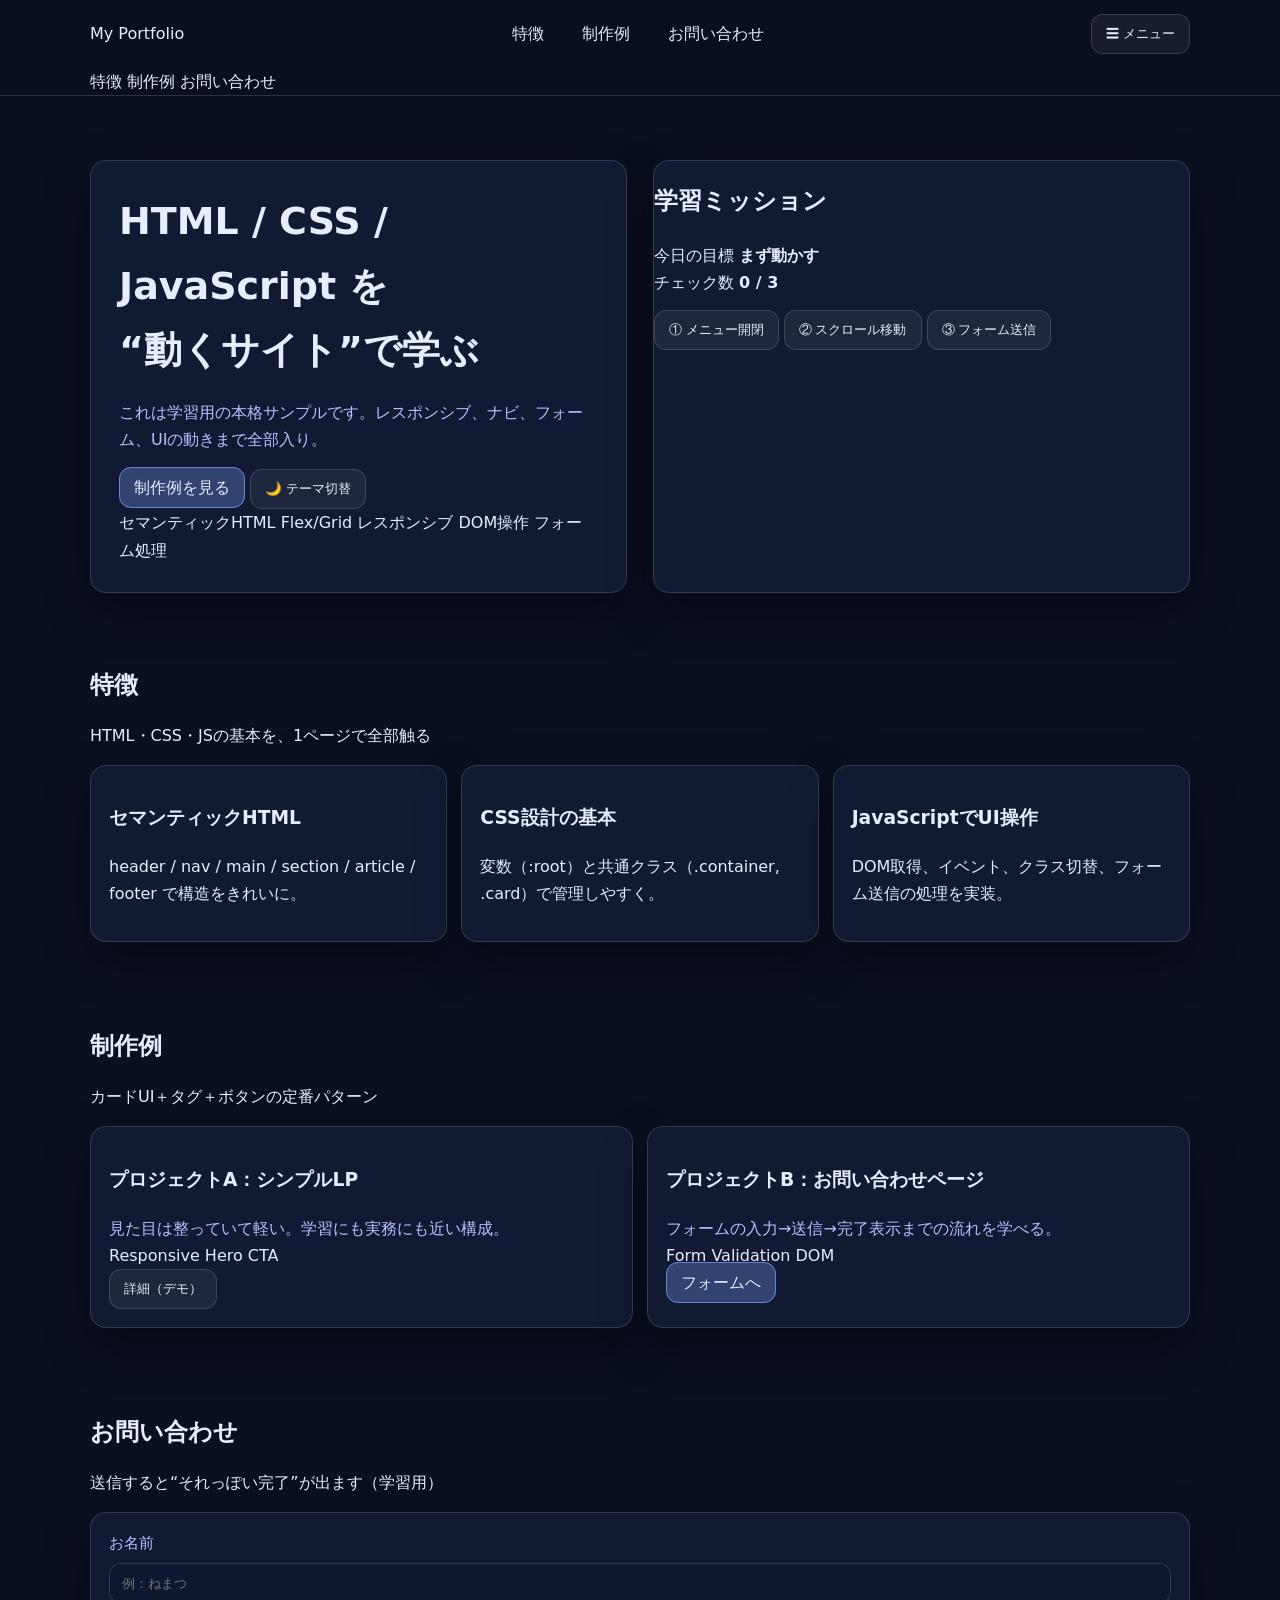
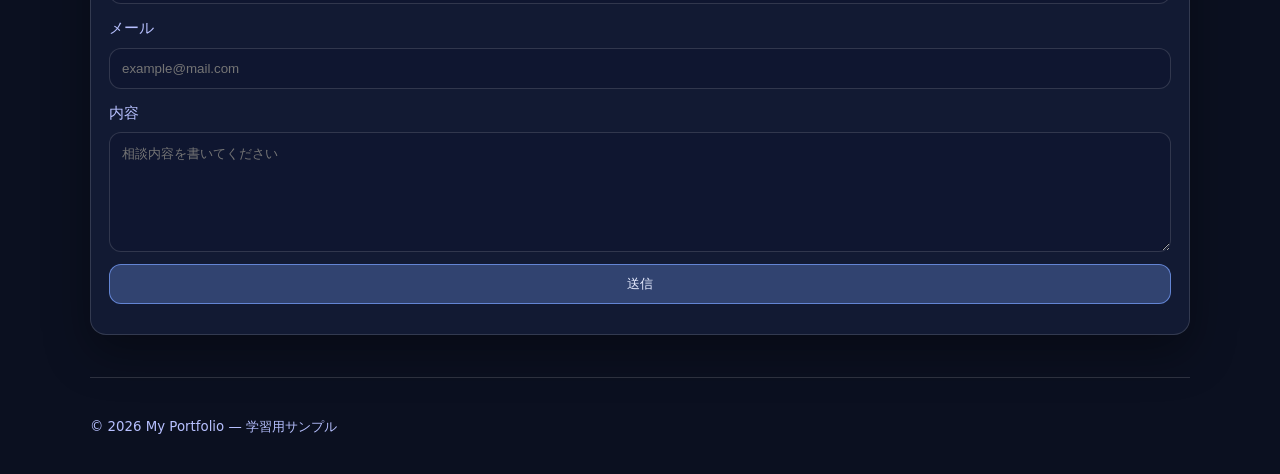
<file: index.html>
<!doctype html>
<html lang="ja">
<head>
  <meta charset="utf-8" />
  <meta name="viewport" content="width=device-width, initial-scale=1" />
  <title>My Portfolio</title>
  <meta name="description" content="HTML/CSS/JSの基礎が学べる本格1ページサイトのサンプル" />
  <link rel="stylesheet" href="style.css">
</head>
  
<body>
  <header>
    <div class="container">
      <div class="nav">
        <a class="brand" href="#top" aria-label="ホームに戻る">
          <span class="logo" aria-hidden="true"></span>
          <span>My Portfolio</span>
        </a>

        <nav aria-label="サイト内ナビゲーション">
          <ul>
            <li><a class="navlink" href="#features">特徴</a></li>
            <li><a class="navlink" href="#projects">制作例</a></li>
            <li><a class="navlink" href="#contact">お問い合わせ</a></li>
          </ul>
        </nav>

        <button class="btn hamburger" id="menuBtn" aria-expanded="false" aria-controls="mobileMenu">
          ☰
          <span class="sr-only">メニュー</span>
        </button>
      </div>

      <div class="mobile" id="mobileMenu">
        <a href="#features">特徴</a>
        <a href="#projects">制作例</a>
        <a href="#contact">お問い合わせ</a>
      </div>
    </div>
  </header>

  <main id="top" class="container">
    <section class="hero">
      <div class="hero-grid">
        <div class="card hero-card">
          <h1>HTML / CSS / JavaScript を<br/>“動くサイト”で学ぶ</h1>
          <p class="lead">
            これは学習用の本格サンプルです。レスポンシブ、ナビ、フォーム、UIの動きまで全部入り。
          </p>

          <div class="hero-actions">
            <a class="btn btn-primary" href="#projects">制作例を見る</a>
            <button class="btn" id="themeBtn" type="button">🌙 テーマ切替</button>
          </div>

          <div class="pillrow" aria-label="このページで学べる要素">
            <span class="pill">セマンティックHTML</span>
            <span class="pill">Flex/Grid</span>
            <span class="pill">レスポンシブ</span>
            <span class="pill">DOM操作</span>
            <span class="pill">フォーム処理</span>
          </div>
        </div>

        <aside class="card side" aria-label="進捗パネル">
          <h2>学習ミッション</h2>

          <div class="stat">
            <span>今日の目標</span>
            <b id="goalText">まず動かす</b>
          </div>

          <div class="stat">
            <span>チェック数</span>
            <b><span id="doneCount">0</span> / 3</b>
          </div>

          <div class="progress" aria-label="進捗バー">
            <div id="bar"></div>
          </div>

          <div class="pillrow" style="margin-top:14px;">
            <button class="btn" id="check1" type="button">① メニュー開閉</button>
            <button class="btn" id="check2" type="button">② スクロール移動</button>
            <button class="btn" id="check3" type="button">③ フォーム送信</button>
          </div>
        </aside>
      </div>
    </section>

    <section id="features">
      <div class="section-title">
        <h2>特徴</h2>
        <p>HTML・CSS・JSの基本を、1ページで全部触る</p>
      </div>

      <div class="grid3">
        <article class="card feature">
          <h3>セマンティックHTML</h3>
          <p>header / nav / main / section / article / footer で構造をきれいに。</p>
        </article>

        <article class="card feature">
          <h3>CSS設計の基本</h3>
          <p>変数（:root）と共通クラス（.container, .card）で管理しやすく。</p>
        </article>

        <article class="card feature">
          <h3>JavaScriptでUI操作</h3>
          <p>DOM取得、イベント、クラス切替、フォーム送信の処理を実装。</p>
        </article>
      </div>
    </section>

    <section id="projects">
      <div class="section-title">
        <h2>制作例</h2>
        <p>カードUI＋タグ＋ボタンの定番パターン</p>
      </div>

      <div class="projects">
        <article class="card project">
          <h3>プロジェクトA：シンプルLP</h3>
          <p class="lead" style="margin:0;color:var(--muted);font-size:1rem;">
            見た目は整っていて軽い。学習にも実務にも近い構成。
          </p>
          <div class="tagrow">
            <span class="tag">Responsive</span>
            <span class="tag">Hero</span>
            <span class="tag">CTA</span>
          </div>
          <button class="btn" type="button" data-toast="プロジェクトAを開く（仮）">詳細（デモ）</button>
        </article>

        <article class="card project">
          <h3>プロジェクトB：お問い合わせページ</h3>
          <p class="lead" style="margin:0;color:var(--muted);font-size:1rem;">
            フォームの入力→送信→完了表示までの流れを学べる。
          </p>
          <div class="tagrow">
            <span class="tag">Form</span>
            <span class="tag">Validation</span>
            <span class="tag">DOM</span>
          </div>
          <a class="btn btn-primary" href="#contact">フォームへ</a>
        </article>
      </div>
    </section>

    <section id="contact">
      <div class="section-title">
        <h2>お問い合わせ</h2>
        <p>送信すると“それっぽい完了”が出ます（学習用）</p>
      </div>

      <div class="card" style="padding:18px;">
        <form id="contactForm" novalidate>
          <label>
            お名前
            <input id="name" name="name" type="text" placeholder="例：ねまつ" autocomplete="name" required />
          </label>

          <label>
            メール
            <input id="email" name="email" type="email" placeholder="example@mail.com" autocomplete="email" required />
          </label>

          <label>
            内容
            <textarea id="message" name="message" placeholder="相談内容を書いてください" required></textarea>
          </label>

          <button class="btn btn-primary" type="submit">送信</button>
          <p id="formHint" style="margin:0;color:var(--muted);font-size:.95rem;"></p>
        </form>
      </div>
    </section>

    <footer>
      <div class="container">
        <small>© <span id="year"></span> My Portfolio — 学習用サンプル</small>
      </div>
    </footer>
  </main>

  <div class="toast" id="toast" role="status" aria-live="polite"></div>

  <script>
    // ===== 1) 便利関数（短く書くため）=====
    const $ = (selector) => document.querySelector(selector);

    // ===== 2) 年号を自動で入れる =====
    $("#year").textContent = new Date().getFullYear();

    // ===== 3) モバイルメニュー開閉 =====
    const menuBtn = $("#menuBtn");
    const mobileMenu = $("#mobileMenu");

    menuBtn.addEventListener("click", () => {
      const isOpen = mobileMenu.classList.toggle("open");
      menuBtn.setAttribute("aria-expanded", String(isOpen));
    });

    // メニュー内リンクを押したら閉じる（スマホで便利）
    mobileMenu.addEventListener("click", (e) => {
      if (e.target.tagName === "A") {
        mobileMenu.classList.remove("open");
        menuBtn.setAttribute("aria-expanded", "false");
      }
    });

    // ===== 4) スムーズスクロール（リンク移動を滑らかに）=====
    document.addEventListener("click", (e) => {
      const a = e.target.closest("a[href^='#']");
      if (!a) return;

      const id = a.getAttribute("href");
      const target = document.querySelector(id);
      if (!target) return;

      e.preventDefault();
      target.scrollIntoView({ behavior: "smooth", block: "start" });
    });

    // ===== 5) トースト（小さい通知）=====
    const toast = $("#toast");
    let toastTimer = null;

    function showToast(text){
      toast.textContent = text;
      toast.classList.add("show");
      clearTimeout(toastTimer);
      toastTimer = setTimeout(() => toast.classList.remove("show"), 2200);
    }

    // data-toast を持つボタンを押したらトースト表示
    document.addEventListener("click", (e) => {
      const btn = e.target.closest("[data-toast]");
      if (!btn) return;
      showToast(btn.dataset.toast);
    });

    // ===== 6) テーマ切替（学習：クラス切替）=====
    const themeBtn = $("#themeBtn");
    let dark = true;

    themeBtn.addEventListener("click", () => {
      dark = !dark;

      // CSS変数をJSで上書きして雰囲気を変える
      document.documentElement.style.setProperty("--bg", dark ? "#0b1020" : "#f7f9ff");
      document.documentElement.style.setProperty("--panel", dark ? "#121a33" : "#ffffff");
      document.documentElement.style.setProperty("--text", dark ? "#e7ecff" : "#0b1020");
      document.documentElement.style.setProperty("--muted", dark ? "#b7c0ff" : "#44507a");
      document.documentElement.style.setProperty("--line", dark ? "rgba(255,255,255,.14)" : "rgba(0,0,0,.12)");

      showToast(dark ? "🌙 ダークテーマ" : "☀️ ライトテーマ");
    });

    // ===== 7) ミッション（進捗バーの学習用）=====
    const bar = $("#bar");
    const doneCount = $("#doneCount");
    const goalText = $("#goalText");

    const done = new Set();

    function updateProgress(){
      doneCount.textContent = String(done.size);
      bar.style.width = `${(done.size / 3) * 100}%`;

      if (done.size === 0) goalText.textContent = "まず動かす";
      if (done.size === 1) goalText.textContent = "仕組みを理解";
      if (done.size === 2) goalText.textContent = "自分で改造";
      if (done.size === 3) goalText.textContent = "完成！";
    }

    function markDone(key){
      done.add(key);
      updateProgress();
    }

    $("#check1").addEventListener("click", () => { markDone("menu"); showToast("① メニューOK"); });
    $("#check2").addEventListener("click", () => { markDone("scroll"); showToast("② スクロールOK"); });
    $("#check3").addEventListener("click", () => { markDone("form"); showToast("③ 送信OK"); });

    updateProgress();

    // ===== 8) フォーム送信（基礎バリデーション）=====
    const form = $("#contactForm");
    const hint = $("#formHint");

    form.addEventListener("submit", (e) => {
      e.preventDefault();

      const name = $("#name").value.trim();
      const email = $("#email").value.trim();
      const message = $("#message").value.trim();

      if (!name || !email || !message){
        hint.textContent = "未入力があります。全部入れてください。";
        showToast("入力チェック：未入力あり");
        return;
      }

      if (!email.includes("@")){
        hint.textContent = "メールの形式が変です（@が必要）。";
        showToast("入力チェック：メール形式");
        return;
      }

      // 学習用：本当はサーバーに送るけど、ここでは成功演出
      hint.textContent = "送信しました！（学習用の疑似送信）";
      showToast("送信完了 ✅");
      form.reset();
      markDone("form");
    });
  </script>
</body>
</html>
</file>
<file: style.css>
/* ===== 変数定義（色や共通設定）===== */
:root{
  --bg:#0b1020;
  --panel:#121a33;
  --text:#e7ecff;
  --muted:#b7c0ff;
  --line:rgba(255,255,255,.14);
  --accent:#7aa2ff;
  --shadow:0 18px 45px rgba(0,0,0,.35);
  --radius:16px;
}

/* ===== 初期リセット ===== */
*{ box-sizing:border-box; }

html,body{ height:100%; }

body{
  margin:0;
  font-family: system-ui, -apple-system, "Segoe UI", "Noto Sans JP", sans-serif;
  background: var(--bg);
  color:var(--text);
  line-height:1.7;
}

a{ color:inherit; text-decoration:none; }
img{ max-width:100%; display:block; }

/* ===== レイアウト共通 ===== */
.container{
  width:min(1100px, 92vw);
  margin-inline:auto;
}

.card{
  background: var(--panel);
  border:1px solid var(--line);
  border-radius: var(--radius);
  box-shadow: var(--shadow);
}

/* ===== header ===== */
header{
  position:sticky;
  top:0;
  background: rgba(11,16,32,.95);
  border-bottom:1px solid var(--line);
}

.nav{
  display:flex;
  justify-content:space-between;
  align-items:center;
  padding:14px 0;
}

nav ul{
  list-style:none;
  display:flex;
  gap:18px;
  padding:0;
  margin:0;
}

.navlink{
  padding:8px 10px;
  border-radius:10px;
}

.navlink:hover{
  background: rgba(255,255,255,.08);
}

/* ===== ボタン ===== */
.btn{
  padding:10px 14px;
  border-radius:12px;
  border:1px solid var(--line);
  background: rgba(255,255,255,.06);
  color:var(--text);
  cursor:pointer;
}

.btn:hover{
  background: rgba(255,255,255,.12);
}

.btn-primary{
  background: rgba(122,162,255,.3);
  border-color: rgba(122,162,255,.7);
}

/* ===== hero ===== */
.hero{
  padding:64px 0 30px;
}

.hero-grid{
  display:grid;
  grid-template-columns: 1fr 1fr;
  gap:26px;
}

.hero-card{
  padding:28px;
}

h1{
  margin:0 0 10px;
  font-size:38px;
}

.lead{
  color:var(--muted);
}

/* ===== セクション ===== */
section{
  padding:42px 0;
}

.section-title{
  margin-bottom:14px;
}

.section-title h2{
  margin:0;
}

.grid3{
  display:grid;
  grid-template-columns: repeat(3,1fr);
  gap:14px;
}

.feature{
  padding:18px;
}

/* ===== プロジェクト ===== */
.projects{
  display:grid;
  grid-template-columns: repeat(2,1fr);
  gap:14px;
}

.project{
  padding:18px;
}

/* ===== フォーム ===== */
form{
  display:grid;
  gap:12px;
}

label{
  display:grid;
  gap:6px;
  font-size:.95rem;
  color:var(--muted);
}

input, textarea{
  padding:12px;
  border-radius:12px;
  border:1px solid var(--line);
  background:#0f1630;
  color:var(--text);
}

input:focus, textarea:focus{
  outline:none;
  border-color:var(--accent);
}

textarea{
  min-height:120px;
}

/* ===== footer ===== */
footer{
  padding:34px 0;
  color:var(--muted);
  border-top:1px solid var(--line);
}

/* ===== レスポンシブ ===== */
@media (max-width:860px){
  .hero-grid{ grid-template-columns:1fr; }
  .grid3{ grid-template-columns:1fr; }
  .projects{ grid-template-columns:1fr; }
}
</file>
